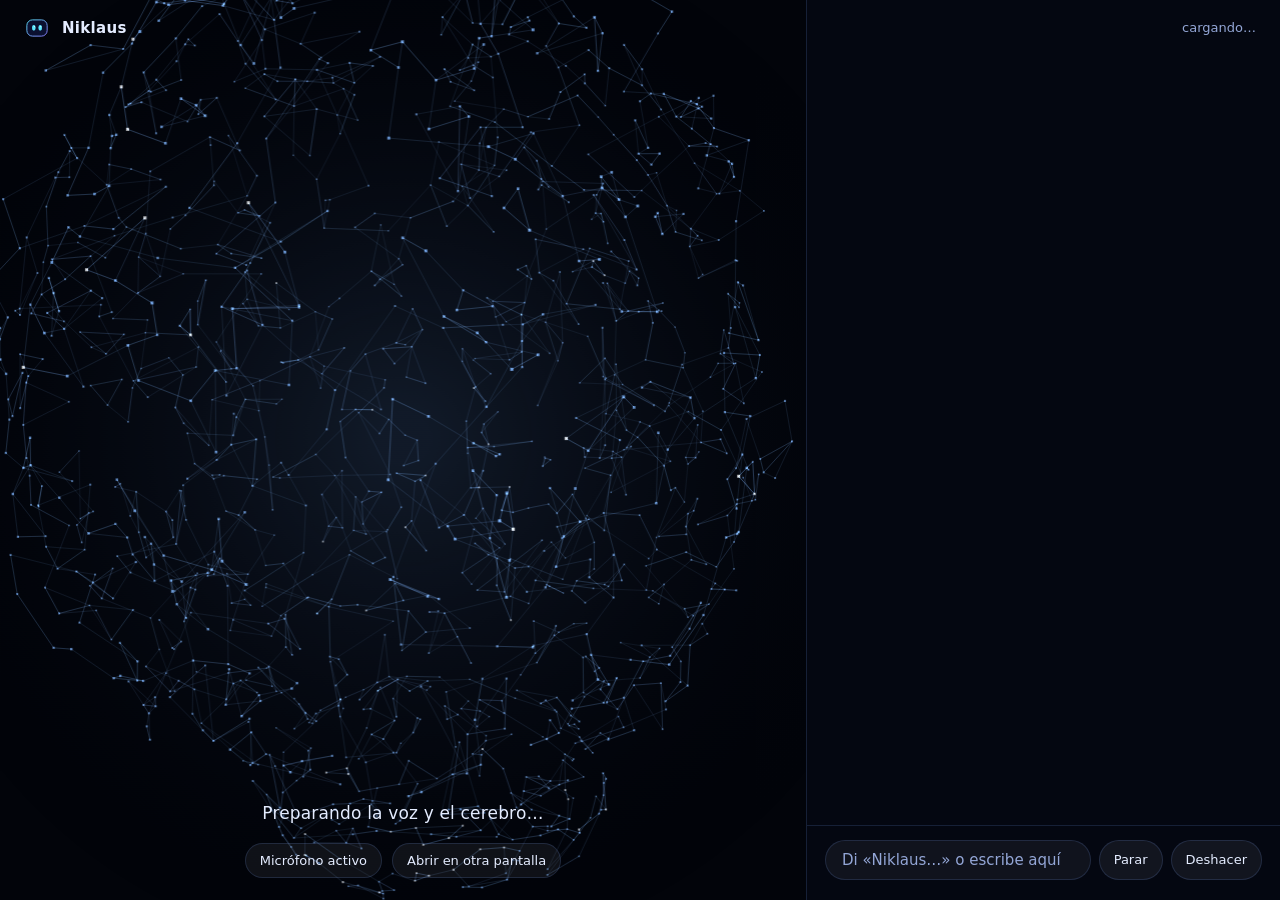
<file: app/escritorio/ui/index.html>
<!doctype html>
<html lang="es">
<head>
<meta charset="utf-8">
<!-- 'unsafe-eval' only because pywebview builds its JS bridge with new Function() and returns values through
     eval(). No inline or remote script, no connections; outside text is never evaluated (always textContent). -->
<meta http-equiv="Content-Security-Policy"
      content="default-src 'none'; script-src 'self' 'unsafe-eval'; style-src 'self'; img-src 'self' data:; connect-src 'none'; frame-src 'none'; object-src 'none'; base-uri 'none'; form-action 'none'">
<meta name="viewport" content="width=device-width, initial-scale=1">
<title>Niklaus</title>
<link rel="stylesheet" href="estilo.css">
</head>
<body>
<header>
  <img src="../../marca/logo.svg" alt="" class="logo">
  <span class="nombre">Niklaus</span>
  <span class="estado-texto" id="estado-texto">cargando…</span>
</header>
<main>
  <section class="centro">
    <canvas id="orbe" aria-hidden="true"></canvas>
    <p class="frase" id="frase">Preparando la voz y el cerebro…</p>
    <div class="controles">
      <button id="microfono" class="mic">Micrófono activo</button>
      <button id="pantalla2" title="Abre el cerebro solo, para otro monitor">Abrir en otra pantalla</button>
    </div>
  </section>
  <section class="derecha" aria-label="Conversación">
    <div id="chat" aria-live="polite"></div>
    <div class="barra">
      <input id="texto" type="text" placeholder="Di «Niklaus…» o escribe aquí" maxlength="4000" autocomplete="off" aria-label="Escribe una orden">
      <button id="detener" title="Interrumpir">Parar</button>
      <button id="deshacer" title="Deshacer la última acción">Deshacer</button>
    </div>
  </section>
</main>
<script src="app.js"></script>
</body>
</html>
</file>
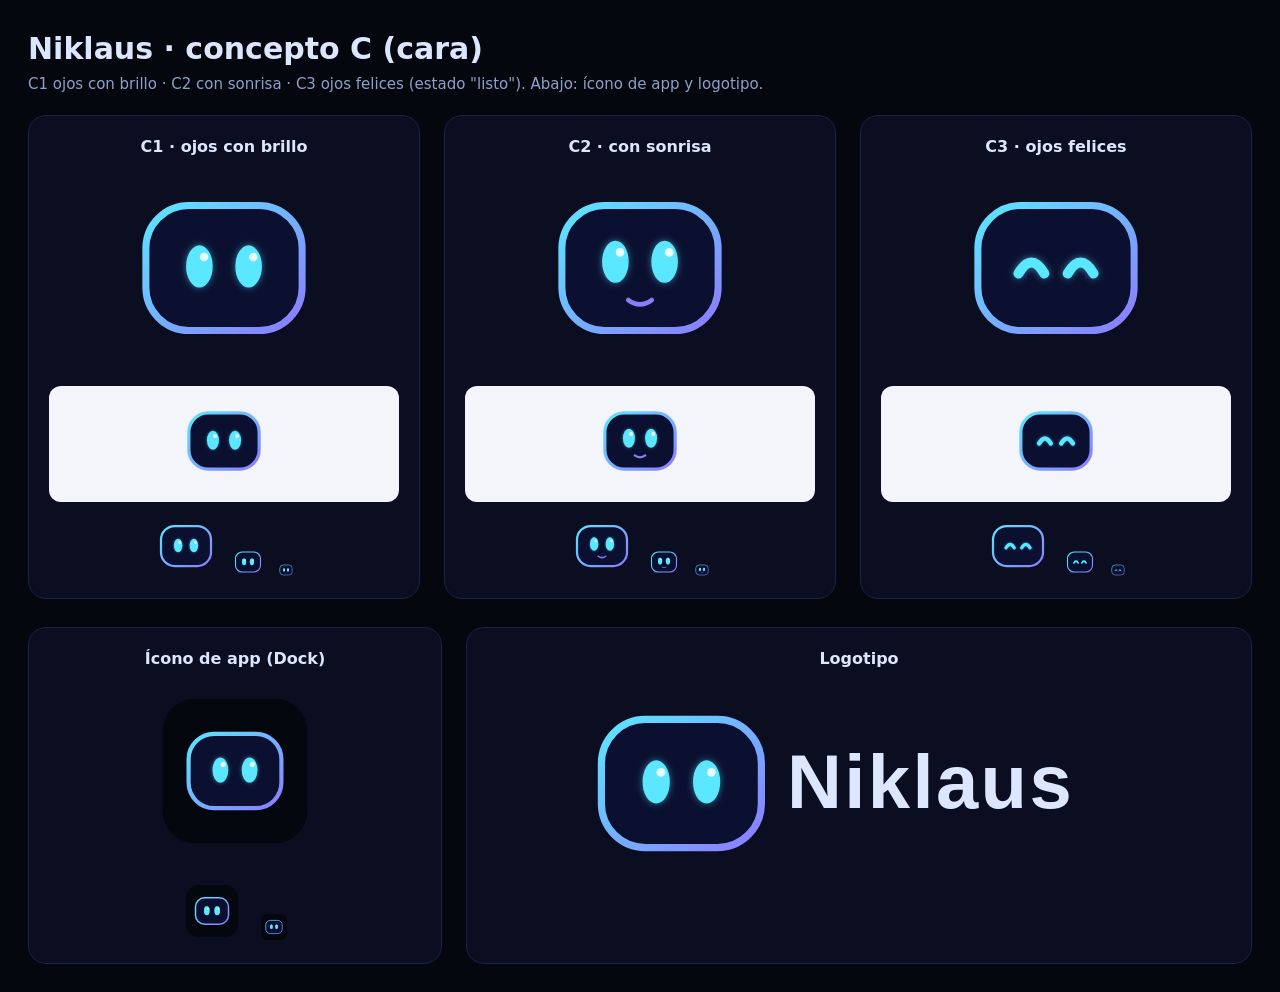
<file: app/marca/comparar-cara.html>
<!doctype html><meta charset="utf-8"><title>Niklaus · cara</title>
<style>
 body{margin:0;font:15px/1.4 -apple-system,system-ui,sans-serif;background:#05070F;color:#DDE6FF}
 h1{font-weight:600;margin:28px 28px 4px} p{margin:0 28px 20px;color:#8FA0C8}
 .fila{display:flex;gap:24px;flex-wrap:wrap;padding:0 28px 28px}
 .c{flex:1 1 260px;border:1px solid #1B2347;border-radius:18px;padding:20px;background:#0A0E20;text-align:center}
 .c h2{margin:0 0 10px;font-size:16px} .g{width:200px;height:200px}
 .chicos{display:flex;gap:14px;align-items:end;justify-content:center;margin-top:12px}
 .claro{background:#F3F5FA;border-radius:12px;padding:10px;margin-top:12px}
</style>
<h1>Niklaus · concepto C (cara)</h1>
<p>C1 ojos con brillo · C2 con sonrisa · C3 ojos felices (estado "listo"). Abajo: ícono de app y logotipo.</p>
<div class="fila">
 <div class="c"><h2>C1 · ojos con brillo</h2><img class="g" src="logo.svg"><div class="claro"><img src="logo.svg" width="90"></div><div class="chicos"><img src="logo.svg" width="64"><img src="logo.svg" width="32"><img src="logo.svg" width="16"></div></div>
 <div class="c"><h2>C2 · con sonrisa</h2><img class="g" src="expresiones/hablando.svg"><div class="claro"><img src="expresiones/hablando.svg" width="90"></div><div class="chicos"><img src="expresiones/hablando.svg" width="64"><img src="expresiones/hablando.svg" width="32"><img src="expresiones/hablando.svg" width="16"></div></div>
 <div class="c"><h2>C3 · ojos felices</h2><img class="g" src="expresiones/listo.svg"><div class="claro"><img src="expresiones/listo.svg" width="90"></div><div class="chicos"><img src="expresiones/listo.svg" width="64"><img src="expresiones/listo.svg" width="32"><img src="expresiones/listo.svg" width="16"></div></div>
</div>
<div class="fila">
 <div class="c"><h2>Ícono de app (Dock)</h2><img src="icono-app.svg" width="180"><div class="chicos"><img src="icono-app.svg" width="64"><img src="icono-app.svg" width="32"></div></div>
 <div class="c" style="flex:2 1 520px"><h2>Logotipo</h2><img src="logotipo.svg" style="width:100%;max-width:560px"></div>
</div>
</file>
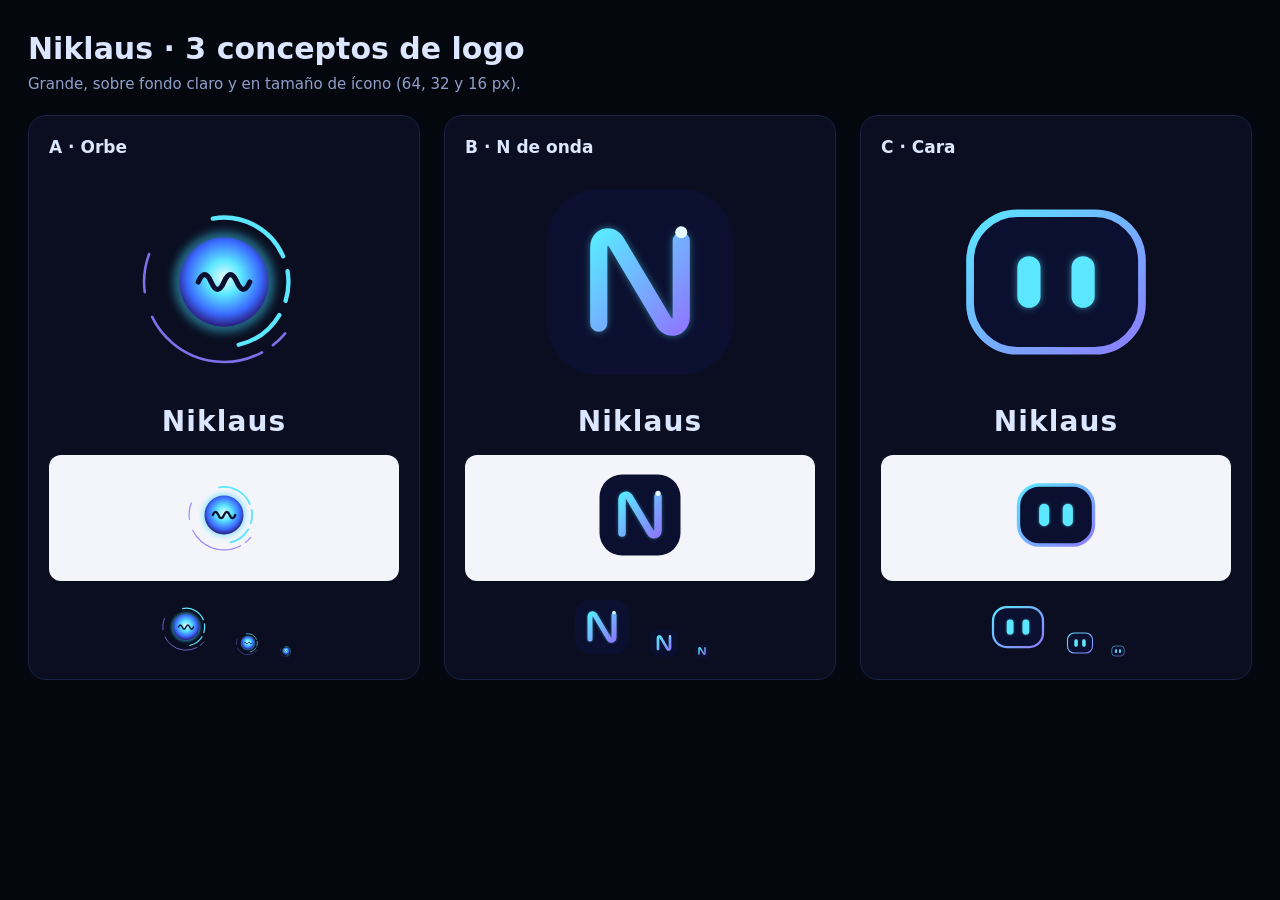
<file: app/marca/borradores/comparar.html>
<!doctype html><meta charset="utf-8"><title>Niklaus · logos</title>
<style>
 body{margin:0;font:15px/1.4 -apple-system,system-ui,sans-serif;background:#05070F;color:#DDE6FF}
 h1{font-weight:600;margin:28px 28px 4px} p{margin:0 28px 20px;color:#8FA0C8}
 .fila{display:flex;gap:24px;flex-wrap:wrap;padding:0 28px 28px}
 .c{flex:1 1 300px;border:1px solid #1B2347;border-radius:18px;padding:20px;background:#0A0E20}
 .c h2{margin:0 0 12px;font-size:17px} .grande{width:220px;height:220px;display:block;margin:auto}
 .claro{background:#F3F5FA;border-radius:12px;padding:12px;margin-top:14px;text-align:center}
 .chicos{display:flex;gap:14px;align-items:end;justify-content:center;margin-top:14px}
 .nom{font-size:28px;font-weight:650;letter-spacing:.04em;text-align:center;margin-top:10px}
</style>
<h1>Niklaus · 3 conceptos de logo</h1>
<p>Grande, sobre fondo claro y en tamaño de ícono (64, 32 y 16 px).</p>
<div class="fila">
 <div class="c"><h2>A · Orbe</h2><img class="grande" src="a-orbe.svg"><div class="nom">Niklaus</div>
  <div class="claro"><img src="a-orbe.svg" width="96"></div>
  <div class="chicos"><img src="a-orbe.svg" width="64"><img src="a-orbe.svg" width="32"><img src="a-orbe.svg" width="16"></div></div>
 <div class="c"><h2>B · N de onda</h2><img class="grande" src="b-onda.svg"><div class="nom">Niklaus</div>
  <div class="claro"><img src="b-onda.svg" width="96"></div>
  <div class="chicos"><img src="b-onda.svg" width="64"><img src="b-onda.svg" width="32"><img src="b-onda.svg" width="16"></div></div>
 <div class="c"><h2>C · Cara</h2><img class="grande" src="c-cara.svg"><div class="nom">Niklaus</div>
  <div class="claro"><img src="c-cara.svg" width="96"></div>
  <div class="chicos"><img src="c-cara.svg" width="64"><img src="c-cara.svg" width="32"><img src="c-cara.svg" width="16"></div></div>
</div>
</file>
<file: app/escritorio/ui/estilo.css>
:root {
  --fondo: #02040A; --tinta: #E4ECFF; --tenue: #93A6D6; --linea: rgba(120,160,255,.16);
  --cian: #5BE7FF; --violeta: #9A8CFF; --ambar: #FFC86B; --rojo: #FF8497; --verde: #5CF2B0;
  --sale: cubic-bezier(0.16, 1, 0.3, 1);
}
* { box-sizing: border-box; }
html, body { margin: 0; height: 100%; background: var(--fondo); color: var(--tinta); overflow: hidden;
  font: 15px/1.5 -apple-system, BlinkMacSystemFont, "SF Pro Text", system-ui, sans-serif; }
header { position: absolute; inset: 0 0 auto 0; height: 56px; display: flex; align-items: center; gap: 12px;
  padding: 0 24px; z-index: 2; pointer-events: none; }
.logo { width: 26px; height: 26px; }
.nombre { font-weight: 600; letter-spacing: .02em; font-size: 15px; }
.estado-texto { margin-left: auto; color: var(--tenue); font-size: 13px; transition: color .3s var(--sale); }
/* min-height: 0 on every level: without it a grid/flex child grows with its content instead of scrolling */
main { display: grid; grid-template-columns: minmax(0, 1.7fr) minmax(320px, 1fr); height: 100%; min-height: 0; }
.centro { position: relative; min-width: 0; min-height: 0; display: flex; flex-direction: column; }
#orbe { flex: 1 1 auto; min-height: 0; width: 100%; display: block; }
.frase { position: absolute; left: 0; right: 0; bottom: 74px; text-align: center; margin: 0; padding: 0 24px;
  color: var(--tinta); font-size: 17px; letter-spacing: .01em; text-wrap: balance; }
.controles { position: absolute; left: 0; right: 0; bottom: 22px; display: flex; justify-content: center; gap: 10px; }
.derecha { display: flex; flex-direction: column; min-width: 0; min-height: 0; height: 100%; overflow: hidden;
  border-left: 1px solid var(--linea); background: rgba(6,10,24,.55); padding-top: 56px; }
#chat { flex: 1 1 auto; min-height: 0; overflow-y: auto; padding: 8px 22px 20px; display: flex; flex-direction: column;
  gap: 12px; overscroll-behavior: contain; }
#chat > * { flex-shrink: 0; animation: entra .28s var(--sale); }
@keyframes entra { from { opacity: 0; transform: translateY(6px); } }
.barra { flex-shrink: 0; display: flex; gap: 8px; padding: 14px 18px 20px; border-top: 1px solid var(--linea); }
.burbuja { max-width: 90%; padding: 10px 14px; border-radius: 14px; white-space: pre-wrap; word-wrap: break-word; }
.usuario { align-self: flex-end; background: rgba(60,92,190,.34); }
.niklaus { align-self: flex-start; background: rgba(255,255,255,.055); }
.pantalla { align-self: flex-start; max-width: 90%; font-size: 13.5px; color: var(--tenue); white-space: pre-wrap; padding: 0 14px; }
.sistema { align-self: center; color: var(--tenue); font-size: 12.5px; }
.error { align-self: stretch; color: var(--rojo); font-size: 13.5px; background: rgba(255,132,151,.08); border-radius: 12px; padding: 9px 13px; }
.tarjeta { align-self: flex-start; max-width: 94%; border-radius: 14px; padding: 10px 14px; font-size: 13.5px;
  background: rgba(255,255,255,.04); border: 1px solid var(--linea); display: flex; gap: 12px; align-items: center; }
.tarjeta.error-accion { border-color: rgba(255,132,151,.55); }
.tarjeta.permiso { border-color: rgba(255,200,107,.7); background: rgba(255,200,107,.07); flex-direction: column; align-items: stretch; }
.tarjeta .detalle { font: 12.5px ui-monospace, "SF Mono", Menlo, monospace; color: var(--ambar); white-space: pre-wrap; word-break: break-all; }
.tarjeta .botones { display: flex; gap: 8px; }
button { font: inherit; font-size: 13px; color: var(--tinta); background: rgba(255,255,255,.06); border: 1px solid var(--linea);
  border-radius: 999px; padding: 7px 14px; cursor: pointer; transition: background .15s, border-color .15s, transform .12s; }
button:hover { background: rgba(255,255,255,.11); border-color: rgba(160,190,255,.45); }
button:active { transform: scale(.97); }
button:focus-visible, #texto:focus-visible { outline: 2px solid var(--cian); outline-offset: 2px; }
button.si { border-color: rgba(92,242,176,.7); } button.no { border-color: rgba(255,132,151,.7); }
button:disabled { opacity: .45; cursor: default; transform: none; }
.mic.silenciado { border-color: rgba(255,132,151,.7); color: var(--rojo); }
#texto { flex: 1; min-width: 0; color: var(--tinta); background: rgba(255,255,255,.05); border: 1px solid var(--linea);
  border-radius: 999px; padding: 8px 16px; font: inherit; }
#texto::placeholder { color: var(--tenue); }
/* another monitor: only the brain, full window */
body.solo header, body.solo .derecha, body.solo .controles { display: none; }
body.solo main { grid-template-columns: 1fr; }
body.solo .frase { font-size: clamp(18px, 2.2vw, 34px); bottom: 6vh; }
@media (max-width: 900px) {
  main { grid-template-columns: 1fr; grid-template-rows: 42% 1fr; }
  .derecha { border-left: 0; border-top: 1px solid var(--linea); padding-top: 0; }
  .frase { bottom: 54px; font-size: 14px; } .controles { bottom: 12px; }
}
@media (min-width: 2000px) { html, body { font-size: 18px; } main { grid-template-columns: minmax(0, 2.2fr) minmax(460px, 1fr); } }
@media (prefers-reduced-motion: reduce) { #chat > * { animation: none; } }
</file>
